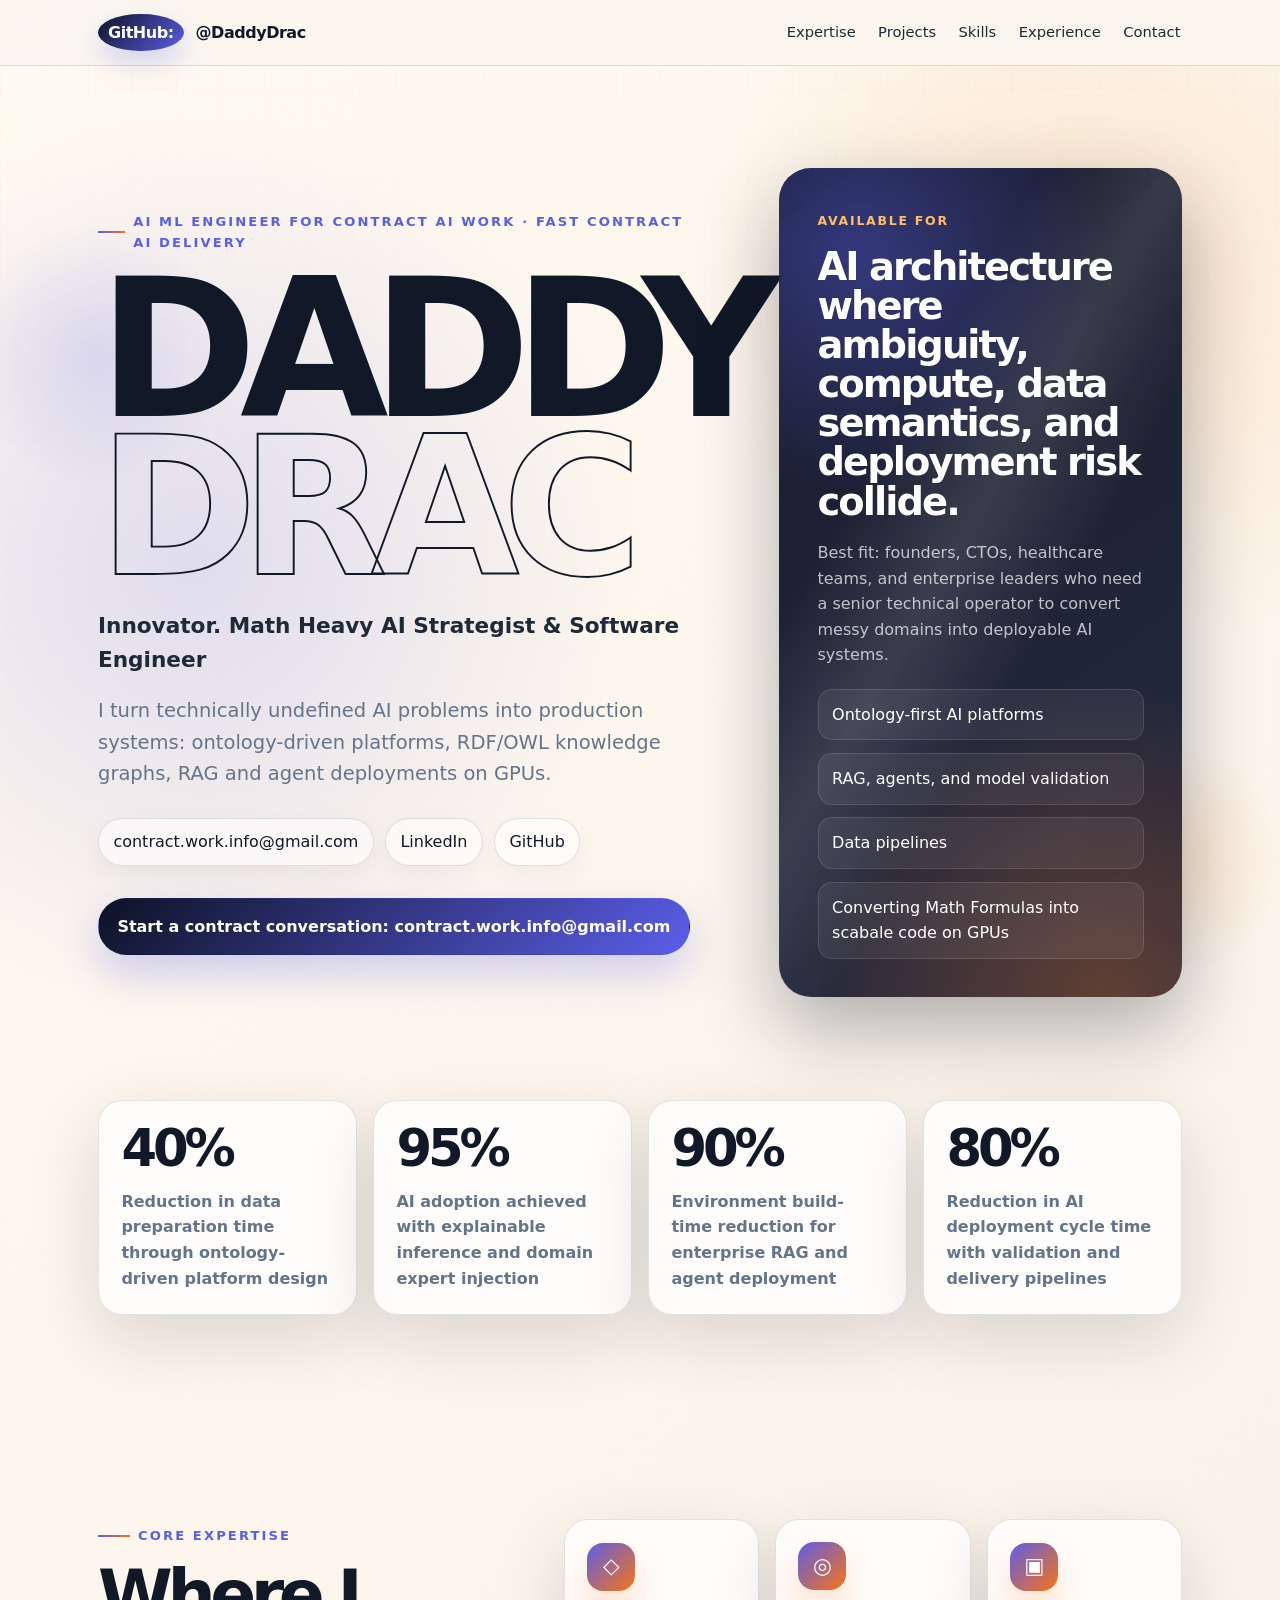
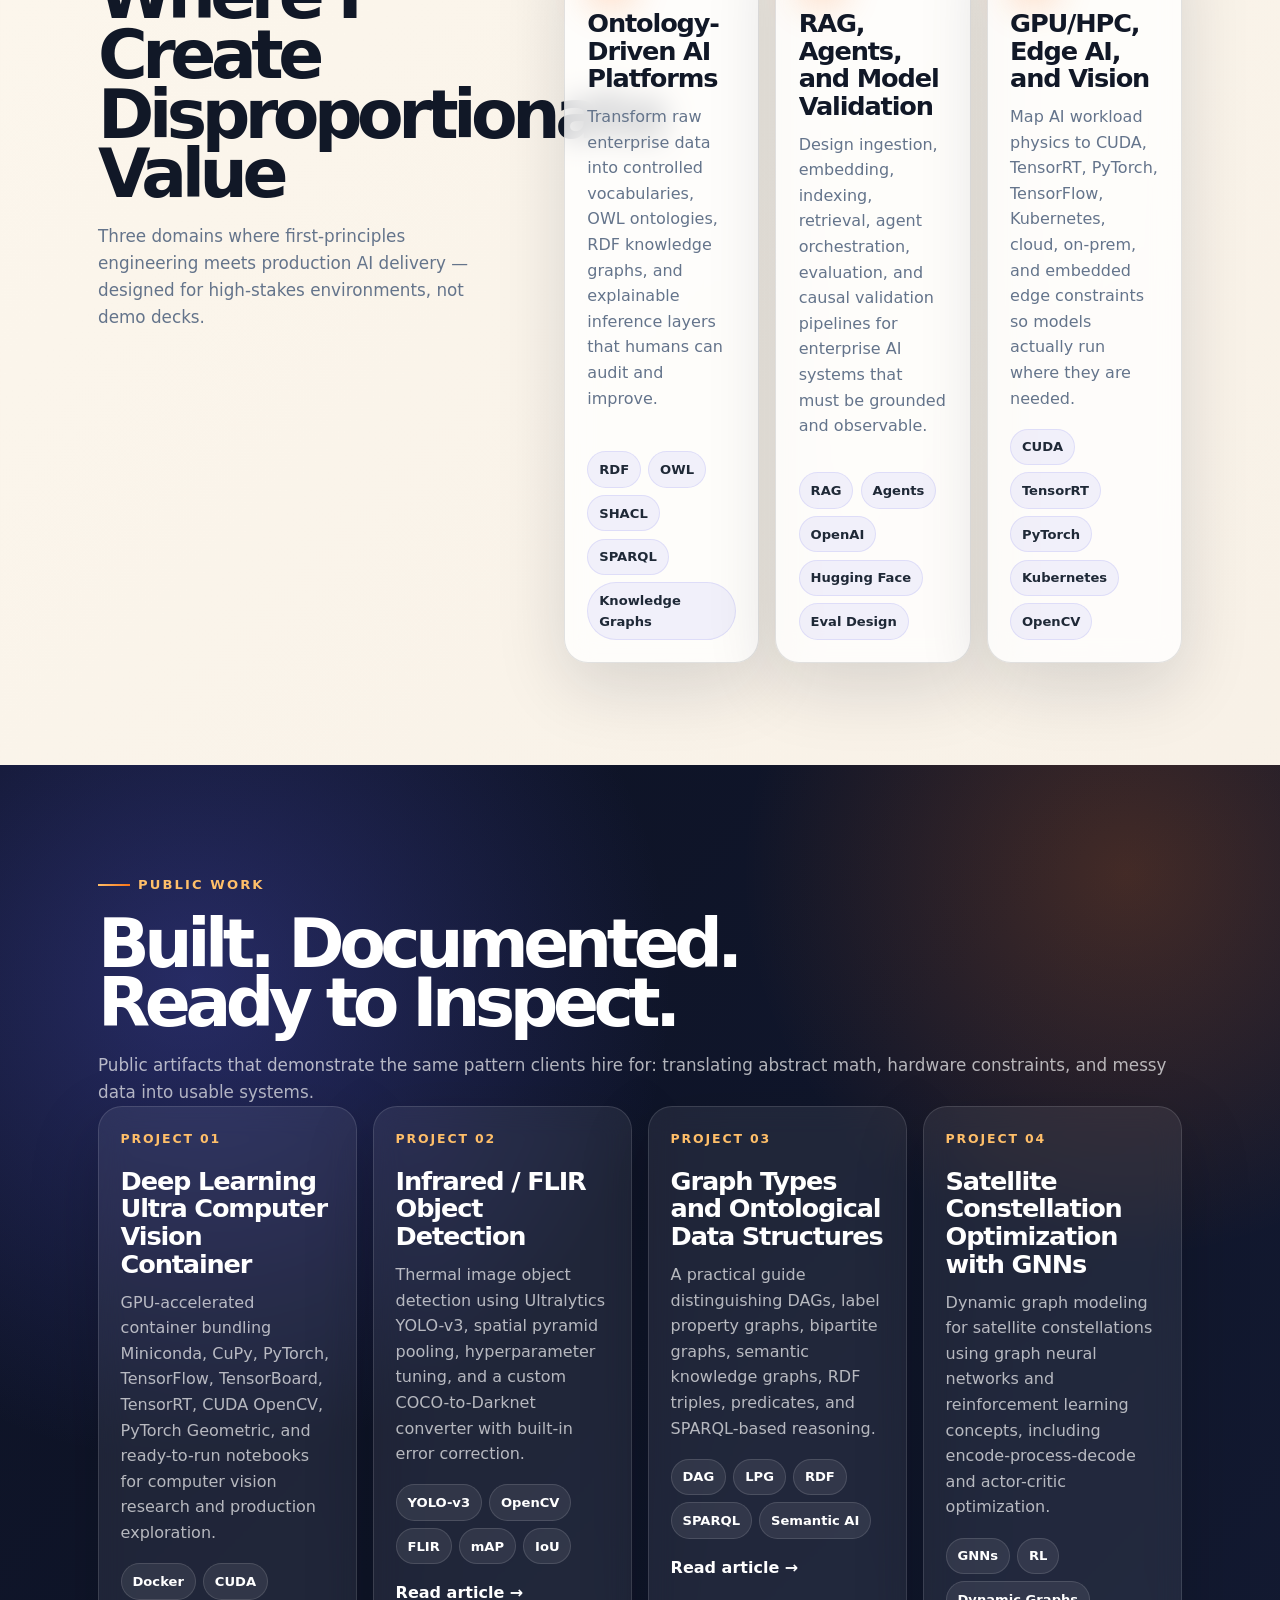
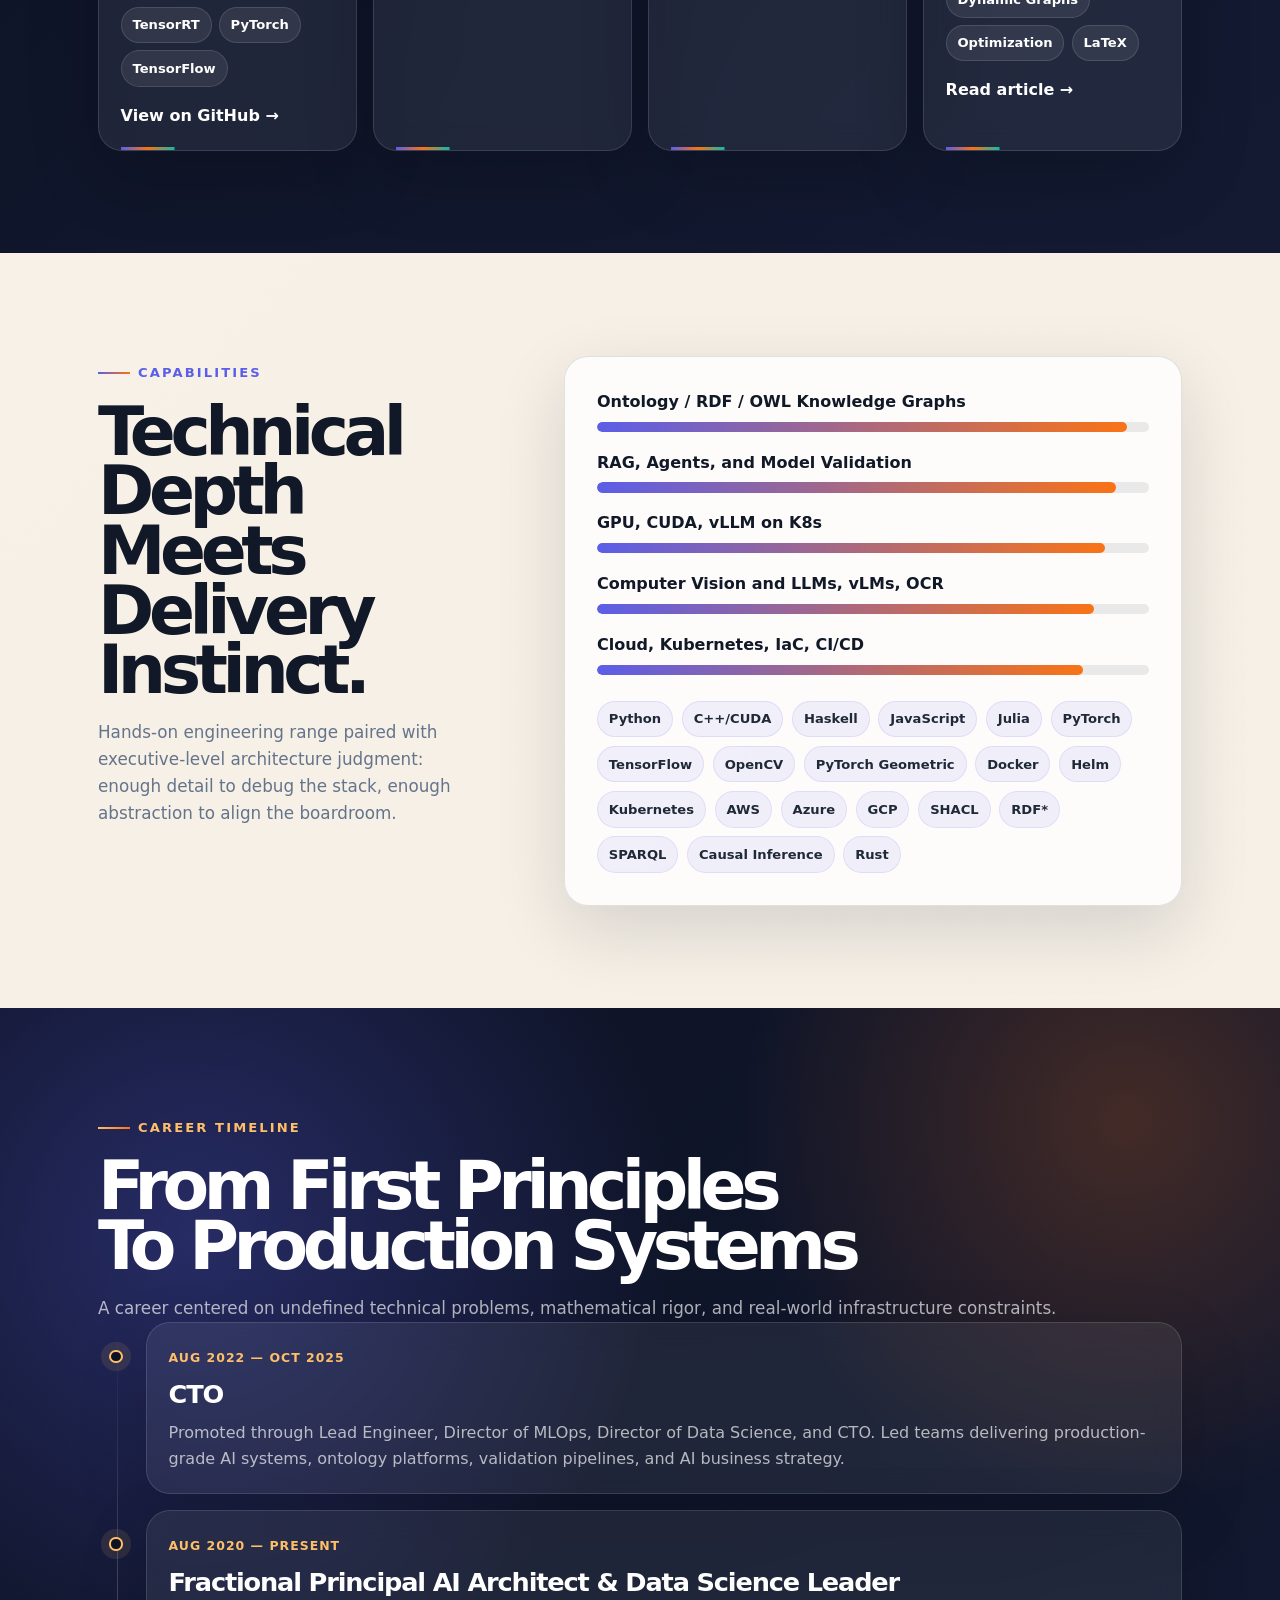
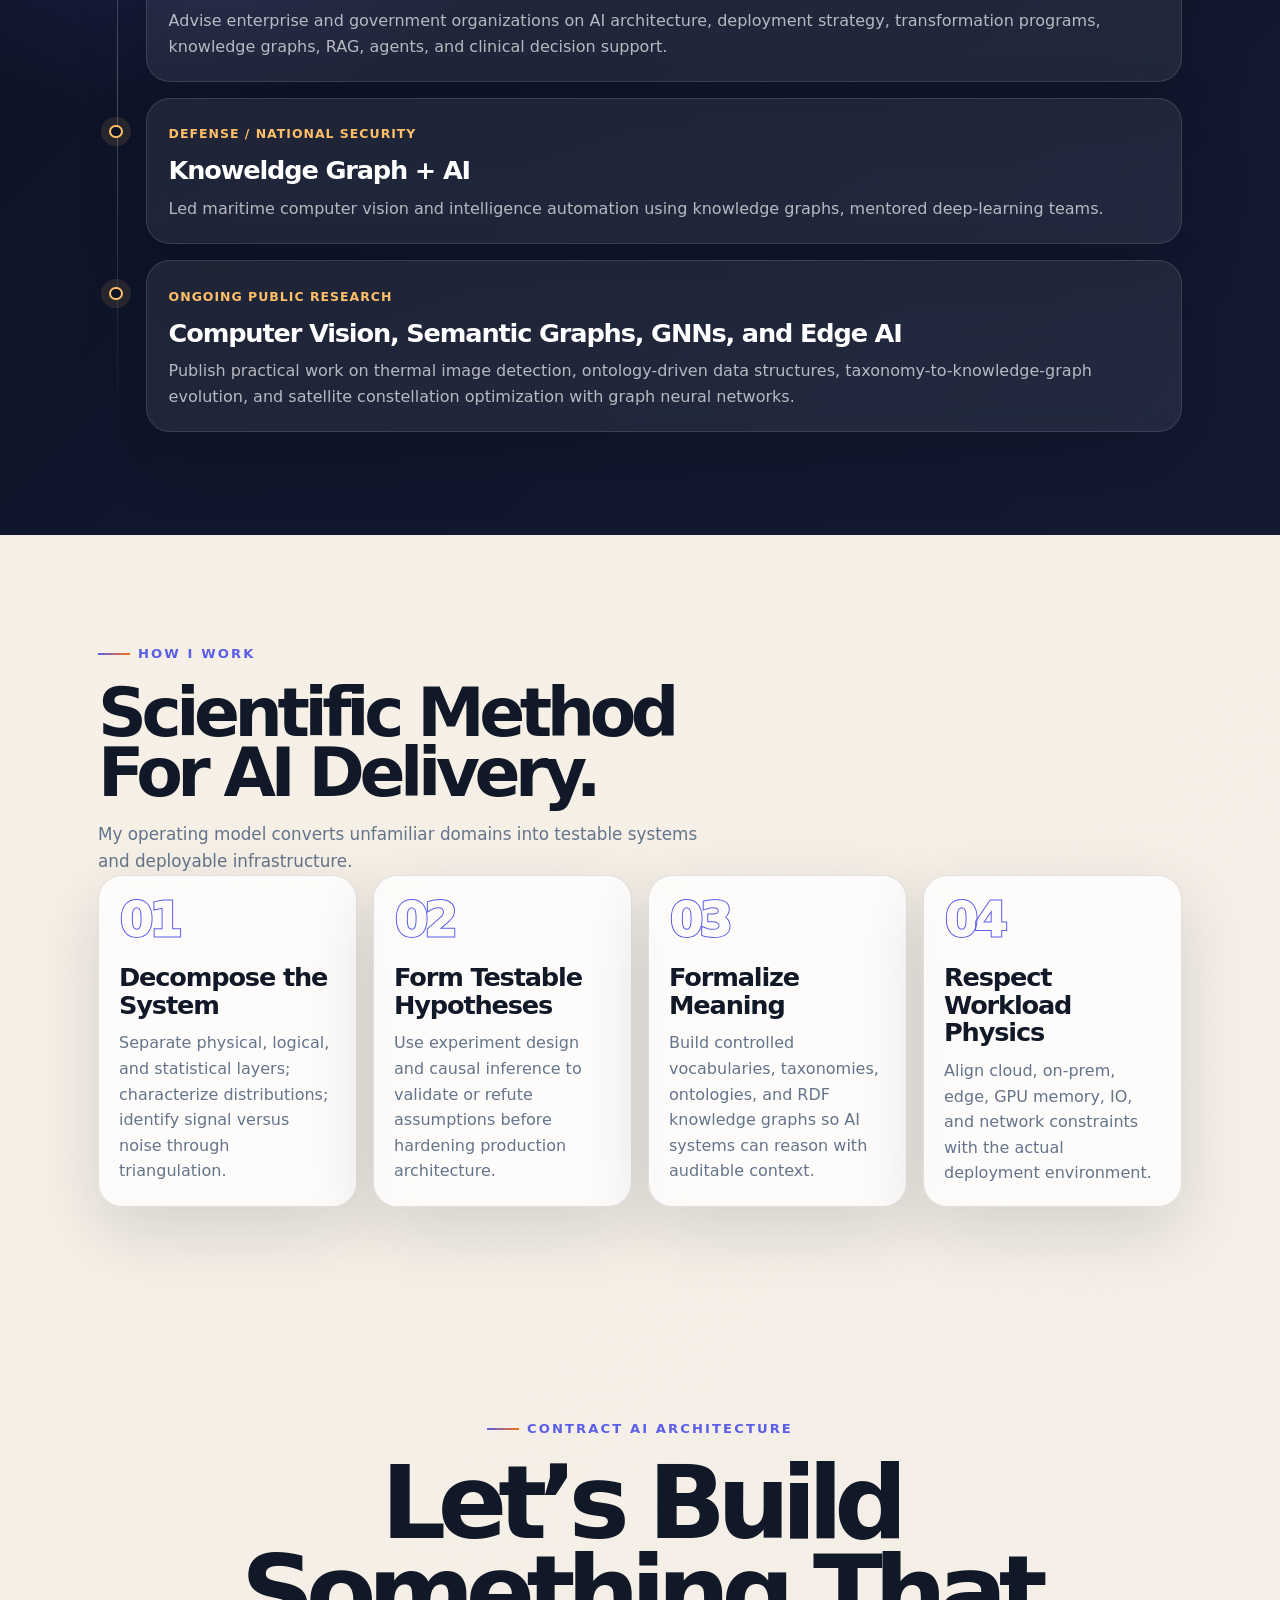
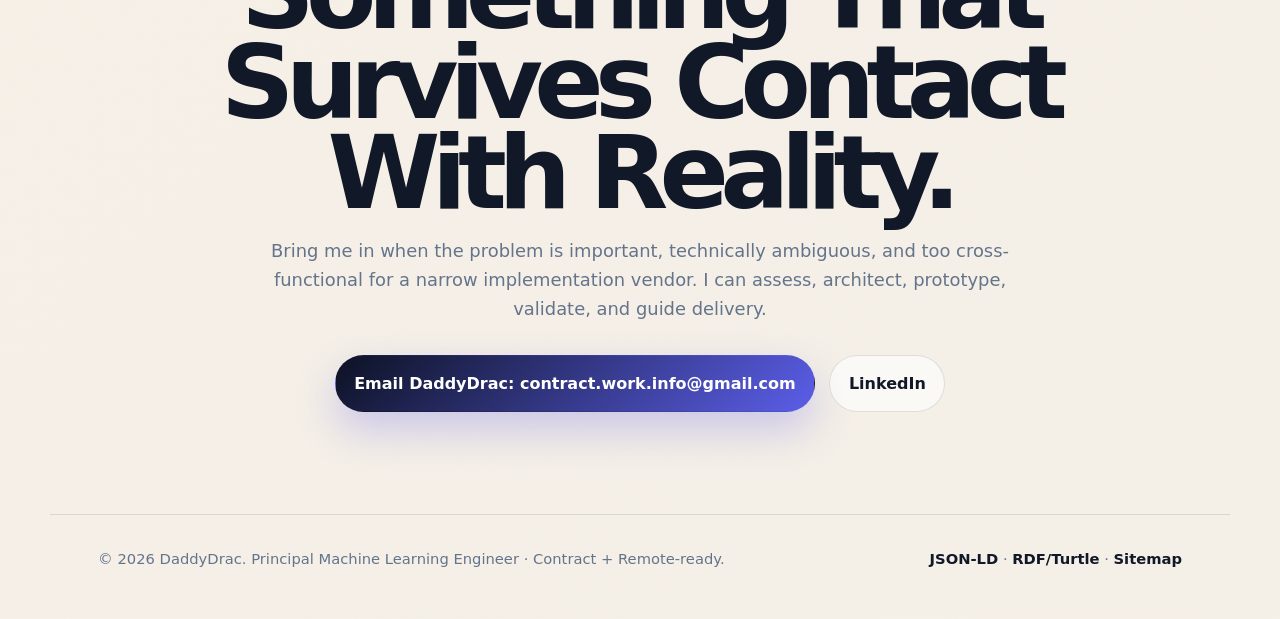
<file: index.html>
<!doctype html>
<html lang="en" prefix="schema: https://schema.org/ og: https://ogp.me/ns#">
<head>
  <meta charset="utf-8">
  <meta name="viewport" content="width=device-width, initial-scale=1">
  <title>AI ML Engineer for Contract AI Work</title>
  <meta name="description" content="Principal AI Solutions Architect available for contract AI architecture, ontology and knowledge graph systems, RAG/agent deployment, GPU/HPC infrastructure, and defense-grade computer vision.">
  <meta name="author" content="@DaddyDrac">
  <meta name="robots" content="index, follow, max-image-preview:large, max-snippet:-1, max-video-preview:-1">
  <meta name="theme-color" content="#0d1224">
  <link rel="canonical" href="https://daddydrac.github.io/">
  <link rel="stylesheet" href="assets/css/main.css">
  <link rel="icon" href="assets/img/favicon.svg" type="image/svg+xml">
  <link rel="manifest" href="site.webmanifest">
  <link rel="alternate" type="application/ld+json" href="assets/semantic/profile.jsonld">
  <link rel="alternate" type="text/turtle" href="assets/semantic/profile.ttl">

  <meta property="og:type" content="profile">
  <meta property="og:title" content="Contract AI ML Enginner and Architect">
  <meta property="og:description" content="Contract AI architecture for ontology-driven AI, RAG, agents, computer vision, GPU/HPC, and regulated enterprise deployment.">
  <meta property="og:url" content="https://daddydrac.github.io/">
  <meta property="og:image" content="https://daddydrac.github.io/assets/img/social-card.svg">
  <meta name="twitter:card" content="summary_large_image">
  <meta name="twitter:title" content="Contract AI ML Enginner and Architect">
  <meta name="twitter:description" content="Contract AI architecture for high-stakes, regulated, and hardware-constrained environments.">
  <meta name="twitter:image" content="https://daddydrac.github.io/assets/img/social-card.svg">

  <script type="application/ld+json">
  {
    "@context": "https://schema.org",
    "@graph": [
      {
        "@type": "Person",
        "@id": "https://daddydrac.github.io/#person",
        "name": "Principal AI Engineer for Contract AI Work",
        "givenName": "Principal AI Engineer for Contract AI Work",
        "familyName": "Principal AI Engineer for Contract AI Work",
        "alternateName": "Principal AI Engineer for Contract AI Work",
        "jobTitle": "Principal AI Solutions Architect",
        "description": "Principal AI Solutions Architect and fractional architect for ontology-driven AI, knowledge graphs, RAG and agent systems, GPU/HPC infrastructure, computer vision, and regulated AI deployment.",
        "url": "https://daddydrac.github.io/",
        "sameAs": [
          "https://www.linkedin.com/in/computer-vision-engineer/",
          "https://github.com/daddydrac/Deep-Learning-Ultra",
          "https://medium.com/@joehoeller"
        ],
        "knowsAbout": [
          "Artificial Intelligence", "Ontology Engineering", "RDF", "OWL", "Knowledge Graphs", "Retrieval-Augmented Generation", "AI Agents", "Computer Vision", "CUDA", "TensorRT", "HPC", "Edge AI", "MLOps", "Causal Inference", "Explainable AI", "Defense AI"
        ]
      },
      {
        "@type": "ProfessionalService",
        "@id": "https://daddydrac.github.io/#service",
        "name": "Contract ML/AI Enginner",
        "description": "Fractional principal AI architecture, AI platform design, ontology-driven data modeling, RAG and agent deployment, GPU/HPC infrastructure, and computer vision consulting.",
        "provider": { "@id": "https://daddydrac.github.io/#person" },
        "areaServed": "US",
        "serviceType": ["AI Architecture", "Knowledge Graph Consulting", "RAG Deployment", "Agent Systems", "GPU/HPC Infrastructure", "Computer Vision"],
        "url": "https://daddydrac.github.io/#contact",
        "offers": {
          "@type": "OfferCatalog",
          "name": "Contract AI Architecture Services",
          "itemListElement": [
            {"@type": "Offer", "itemOffered": {"@type": "Service", "name": "AI Architecture Assessment"}},
            {"@type": "Offer", "itemOffered": {"@type": "Service", "name": "Ontology and Knowledge Graph Design"}},
            {"@type": "Offer", "itemOffered": {"@type": "Service", "name": "RAG and Agent Deployment"}},
            {"@type": "Offer", "itemOffered": {"@type": "Service", "name": "GPU/HPC and Edge AI Systems"}}
          ]
        }
      },
      {
        "@type": "WebSite",
        "@id": "https://daddydrac.github.io/#website",
        "url": "https://daddydrac.github.io/",
        "name": "AI/ML Engineer and Architect",
        "publisher": { "@id": "https://daddydrac.github.io/#person" }
      }
    ]
  }
  </script>
</head>
<body vocab="https://schema.org/" typeof="Person" resource="https://daddydrac.github.io/#person">
  <a class="skip-link" href="#main">Skip to main content</a>

  <header class="site-header" role="banner">
    <nav class="nav-wrap" aria-label="Primary navigation">
      <a class="brand" href="#home" property="name">
        <span class="brand-mark" aria-hidden="true">GitHub: </span>
        <span>@DaddyDrac</span>
      </a>
      <input class="nav-toggle" type="checkbox" id="nav-toggle" aria-label="Toggle navigation">
      <label class="nav-trigger" for="nav-toggle" aria-hidden="true"><span></span><span></span><span></span></label>
      <ul class="nav-list">
        <li><a href="#expertise">Expertise</a></li>
        <li><a href="#projects">Projects</a></li>
        <li><a href="#skills">Skills</a></li>
        <li><a href="#experience">Experience</a></li>
        <li><a href="#contact">Contact</a></li>
      </ul>
    </nav>
  </header>

  <main id="main" role="main" typeof="WebPage" resource="https://daddydrac.github.io/#webpage">
    <section id="home" class="hero section-pad" aria-labelledby="hero-title">
      <div class="orb orb-one" aria-hidden="true"></div>
      <div class="orb orb-two" aria-hidden="true"></div>
      <div class="hero-copy reveal">
        <p class="eyebrow" property="jobTitle">AI ML Engineer for Contract AI Work · Fast Contract AI Delivery</p>
        <h1 id="hero-title" class="hero-title">
          <span>Daddy</span>
          <span>Drac</span>
        </h1>
        <p class="hero-subtitle">Innovator. Math Heavy AI Strategist &amp; Software Engineer</p>
        <p class="lede" property="description">
          I turn technically undefined AI problems into production systems: ontology-driven platforms, RDF/OWL knowledge graphs, RAG and agent deployments on GPUs.
        </p>
        <address class="contact-strip" typeof="PostalAddress" property="address">
          <a property="email" href="mailto:contract.work.info@gmail.com">contract.work.info@gmail.com</a>
          <a rel="sameAs" href="https://www.linkedin.com/in/computer-vision-engineer/">LinkedIn</a>
          <a rel="sameAs" href="https://github.com/daddydrac/Deep-Learning-Ultra">GitHub</a>
        </address>
        <div class="hero-actions">
          <a class="btn btn-primary" href="mailto:contract.work.info@gmail.com?subject=Contract%20AI%%20Inquiry">Start a contract conversation: contract.work.info@gmail.com</a>
        </div>
      </div>
      <aside class="hero-panel reveal delay-1" aria-label="Contract positioning">
        <div class="panel-kicker">Available for</div>
        <h2>AI architecture where ambiguity, compute, data semantics, and deployment risk collide.</h2>
        <p>
          Best fit: founders, CTOs, healthcare teams, and enterprise leaders who need a senior technical operator to convert messy domains into deployable AI systems.
        </p>
        <ul class="signal-list">
          <li>Ontology-first AI platforms</li>
          <li>RAG, agents, and model validation</li>
          <li>Data pipelines</li>
          <li>Converting Math Formulas into scabale code on GPUs</li>
        </ul>
      </aside>
    </section>

    <section class="proof section-pad" aria-label="Selected proof metrics">
      <article class="proof-card reveal delay-1">
        <strong>40%</strong>
        <span>Reduction in data preparation time through ontology-driven platform design</span>
      </article>
      <article class="proof-card reveal delay-2">
        <strong>95%</strong>
        <span>AI adoption achieved with explainable inference and domain expert injection</span>
      </article>
      <article class="proof-card reveal delay-3">
        <strong>90%</strong>
        <span>Environment build-time reduction for enterprise RAG and agent deployment</span>
      </article>
      <article class="proof-card reveal delay-4">
        <strong>80%</strong>
        <span>Reduction in AI deployment cycle time with validation and delivery pipelines</span>
      </article>
    </section>

    <section id="expertise" class="section-pad split-section" aria-labelledby="expertise-title">
      <div class="section-heading reveal">
        <p class="eyebrow">Core Expertise</p>
        <h2 id="expertise-title">Where I Create<br>Disproportionate Value</h2>
        <p>Three domains where first-principles engineering meets production AI delivery — designed for high-stakes environments, not demo decks.</p>
      </div>
      <div class="card-grid three">
        <article class="service-card reveal" typeof="Service" resource="#service-ontology">
          <span class="card-icon" aria-hidden="true">◇</span>
          <h3 property="name">Ontology-Driven AI Platforms</h3>
          <p property="description">Transform raw enterprise data into controlled vocabularies, OWL ontologies, RDF knowledge graphs, and explainable inference layers that humans can audit and improve.</p>
          <ul class="tag-list" aria-label="Technologies">
            <li>RDF</li><li>OWL</li><li>SHACL</li><li>SPARQL</li><li>Knowledge Graphs</li>
          </ul>
        </article>
        <article class="service-card reveal delay-1" typeof="Service" resource="#service-rag-agents">
          <span class="card-icon" aria-hidden="true">◎</span>
          <h3 property="name">RAG, Agents, and Model Validation</h3>
          <p property="description">Design ingestion, embedding, indexing, retrieval, agent orchestration, evaluation, and causal validation pipelines for enterprise AI systems that must be grounded and observable.</p>
          <ul class="tag-list" aria-label="Technologies">
            <li>RAG</li><li>Agents</li><li>OpenAI</li><li>Hugging Face</li><li>Eval Design</li>
          </ul>
        </article>
        <article class="service-card reveal delay-2" typeof="Service" resource="#service-gpu-edge">
          <span class="card-icon" aria-hidden="true">▣</span>
          <h3 property="name">GPU/HPC, Edge AI, and Vision</h3>
          <p property="description">Map AI workload physics to CUDA, TensorRT, PyTorch, TensorFlow, Kubernetes, cloud, on-prem, and embedded edge constraints so models actually run where they are needed.</p>
          <ul class="tag-list" aria-label="Technologies">
            <li>CUDA</li><li>TensorRT</li><li>PyTorch</li><li>Kubernetes</li><li>OpenCV</li>
          </ul>
        </article>
      </div>
    </section>

    <section id="projects" class="section-pad dark-band" aria-labelledby="projects-title">
      <div class="section-heading reveal">
        <p class="eyebrow">Public Work</p>
        <h2 id="projects-title">Built. Documented.<br>Ready to Inspect.</h2>
        <p>Public artifacts that demonstrate the same pattern clients hire for: translating abstract math, hardware constraints, and messy data into usable systems.</p>
      </div>
      <div class="project-grid">
        <article class="project-card reveal" typeof="CreativeWork" resource="#project-deep-learning-ultra">
          <p class="project-number">Project 01</p>
          <h3 property="name">Deep Learning Ultra Computer Vision Container</h3>
          <p property="description">GPU-accelerated container bundling Miniconda, CuPy, PyTorch, TensorFlow, TensorBoard, TensorRT, CUDA OpenCV, PyTorch Geometric, and ready-to-run notebooks for computer vision research and production exploration.</p>
          <ul class="tag-list"><li>Docker</li><li>CUDA</li><li>TensorRT</li><li>PyTorch</li><li>TensorFlow</li></ul>
          <a rel="sameAs" property="url" href="https://github.com/daddydrac/Deep-Learning-Ultra">View on GitHub →</a>
        </article>
        <article class="project-card reveal delay-1" typeof="CreativeWork" resource="#project-flir">
          <p class="project-number">Project 02</p>
          <h3 property="name">Infrared / FLIR Object Detection</h3>
          <p property="description">Thermal image object detection using Ultralytics YOLO-v3, spatial pyramid pooling, hyperparameter tuning, and a custom COCO-to-Darknet converter with built-in error correction.</p>
          <ul class="tag-list"><li>YOLO-v3</li><li>OpenCV</li><li>FLIR</li><li>mAP</li><li>IoU</li></ul>
          <a property="url" href="https://medium.com/@joehoeller/object-detection-on-thermal-images-f9526237686a">Read article →</a>
        </article>
        <article class="project-card reveal delay-2" typeof="CreativeWork" resource="#project-graphs">
          <p class="project-number">Project 03</p>
          <h3 property="name">Graph Types and Ontological Data Structures</h3>
          <p property="description">A practical guide distinguishing DAGs, label property graphs, bipartite graphs, semantic knowledge graphs, RDF triples, predicates, and SPARQL-based reasoning.</p>
          <ul class="tag-list"><li>DAG</li><li>LPG</li><li>RDF</li><li>SPARQL</li><li>Semantic AI</li></ul>
          <a property="url" href="https://medium.com/@joehoeller/understanding-graph-types-and-ontological-driven-data-structures-185eb176c3c3">Read article →</a>
        </article>
        <article class="project-card reveal delay-3" typeof="CreativeWork" resource="#project-satellite">
          <p class="project-number">Project 04</p>
          <h3 property="name">Satellite Constellation Optimization with GNNs</h3>
          <p property="description">Dynamic graph modeling for satellite constellations using graph neural networks and reinforcement learning concepts, including encode-process-decode and actor-critic optimization.</p>
          <ul class="tag-list"><li>GNNs</li><li>RL</li><li>Dynamic Graphs</li><li>Optimization</li><li>LaTeX</li></ul>
          <a property="url" href="https://medium.com/@joehoeller/optimizing-satellite-constellations-with-graph-neural-networks-6ce87d50a29f">Read article →</a>
        </article>
      </div>
    </section>

    <!-- <section id="case-studies" class="section-pad" aria-labelledby="case-title">
      <div class="section-heading reveal">
        <p class="eyebrow">Contract Outcomes</p>
        <h2 id="case-title">Production Work<br>That Shipped</h2>
        <p>Selected work across enterprise, clinical, defense, and cloud/hybrid environments. Sensitive details are kept high-level; the business outcomes are explicit.</p>
      </div>
      <div class="case-stack">
        <article class="case-card reveal" typeof="CreativeWork" resource="#case-aktiver">
          <header>
            <p>Case Study 01</p>
            <h3 property="name">Ontology-Driven AI Platform at Aktiver</h3>
            <span>CTO · Aug 2022 – Oct 2025</span>
          </header>
          <div class="case-metrics">
            <span><strong>40%</strong> less data prep</span>
            <span><strong>95%</strong> AI adoption</span>
            <span><strong>80%</strong> faster deployment cycles</span>
          </div>
          <p property="description">Designed an AI platform that transforms raw data into OWL ontologies and RDF knowledge graphs for explainable inference. Built logical and spatial inference frameworks, one-click model deployment paths, and validation pipelines.</p>
          <div class="two-col">
            <div>
              <h4>The Challenge</h4>
              <ul>
                <li>Enterprises lacked structured, interpretable AI systems that could scale across regulated environments.</li>
                <li>Domain experts needed a way to inject knowledge without breaking production delivery.</li>
              </ul>
            </div>
            <div>
              <h4>What I Did</h4>
              <ul>
                <li>Modeled domain meaning with OWL/RDF and controlled vocabularies.</li>
                <li>Implemented experiment design and causal validation to reduce false positives.</li>
                <li>Advised C-suite stakeholders on AI strategy and HPC infrastructure.</li>
              </ul>
            </div>
          </div>
        </article>

        <article class="case-card reveal" typeof="CreativeWork" resource="#case-function-health">
          <header>
            <p>Case Study 02</p>
            <h3 property="name">Clinical Decision Support for Function Health</h3>
            <span>Fractional Principal AI Architect</span>
          </header>
          <div class="case-metrics">
            <span><strong>$53M</strong> Series A context</span>
            <span><strong>Spatial</strong> logical inference</span>
            <span><strong>Clinical</strong> specialty scaling</span>
          </div>
          <p property="description">Built an automated clinical decision support system using structured ontologies, controlled vocabularies, and spatial logical inference to support interpretable clinical reasoning.</p>
          <div class="two-col">
            <div>
              <h4>The Challenge</h4>
              <ul>
                <li>Separate correlation from actionable signal in clinical data.</li>
                <li>Support generalization across specialties without opaque reasoning.</li>
              </ul>
            </div>
            <div>
              <h4>What I Did</h4>
              <ul>
                <li>Designed validation experiments for causal reasoning and generalization.</li>
                <li>Built interpretable knowledge structures for clinical decision workflows.</li>
              </ul>
            </div>
          </div>
        </article>

        <article class="case-card reveal" typeof="CreativeWork" resource="#case-avahi-defense">
          <header>
            <p>Case Study 03</p>
            <h3 property="name">Enterprise RAG, Agents, and Defense Intelligence Systems</h3>
            <span>Avahi · Modern Intel · Quiet Professionals · ADEPT AI</span>
          </header>
          <div class="case-metrics">
            <span><strong>90%</strong> faster env builds</span>
            <span><strong>70%</strong> lower overhead</span>
            <span><strong>OSINT</strong> / GEOINT / HUMINT</span>
          </div>
          <p property="description">Performed data landscape analysis, ontology-backed normalization, managed ingestion/indexing/agent deployment, and knowledge graph systems for enterprise and defense intelligence workflows.</p>
          <div class="two-col">
            <div>
              <h4>The Challenge</h4>
              <ul>
                <li>Resolve semantic ambiguity across domains and deployment environments.</li>
                <li>Support hybrid cloud/on-prem portability and high-trust intelligence workflows.</li>
              </ul>
            </div>
            <div>
              <h4>What I Did</h4>
              <ul>
                <li>Automated ingestion, embedding, indexing, and agent deployment using managed cloud services.</li>
                <li>Designed knowledge-graph automation for OSINT, PAI, HUMINT, GEOINT, and SOCMINT workflows.</li>
                <li>Helped write ethical, knowledge-traceable, verifiable AI manuals for ADEPT AI.</li>
              </ul>
            </div>
          </div>
        </article>
      </div>
    </section> -->

    <section id="skills" class="section-pad split-section" aria-labelledby="skills-title">
      <div class="section-heading reveal">
        <p class="eyebrow">Capabilities</p>
        <h2 id="skills-title">Technical Depth<br>Meets Delivery Instinct.</h2>
        <p>Hands-on engineering range paired with executive-level architecture judgment: enough detail to debug the stack, enough abstraction to align the boardroom.</p>
      </div>
      <div class="skills-panel reveal delay-1">
        <div class="skill" style="--level: 96%"><span>Ontology / RDF / OWL Knowledge Graphs</span><i></i></div>
        <div class="skill" style="--level: 94%"><span>RAG, Agents, and Model Validation</span><i></i></div>
        <div class="skill" style="--level: 92%"><span>GPU, CUDA, vLLM on K8s</span><i></i></div>
        <div class="skill" style="--level: 90%"><span>Computer Vision and LLMs, vLMs, OCR</span><i></i></div>
        <div class="skill" style="--level: 88%"><span>Cloud, Kubernetes, IaC, CI/CD</span><i></i></div>
        <div class="chip-cloud" aria-label="Detailed skills">
          <span>Python</span><span>C++/CUDA</span><span>Haskell</span><span>JavaScript</span><span>Julia</span>
          <span>PyTorch</span><span>TensorFlow</span><span>OpenCV</span><span>PyTorch Geometric</span><span>Docker</span>
          <span>Helm</span><span>Kubernetes</span><span>AWS</span><span>Azure</span><span>GCP</span>
          <span>SHACL</span><span>RDF*</span><span>SPARQL</span><span>Causal Inference</span><span>Rust</span>
      </div>
    </section>

    <section id="experience" class="section-pad dark-band" aria-labelledby="experience-title">
      <div class="section-heading reveal">
        <p class="eyebrow">Career Timeline</p>
        <h2 id="experience-title">From First Principles<br>To Production Systems</h2>
        <p>A career centered on undefined technical problems, mathematical rigor, and real-world infrastructure constraints.</p>
      </div>
      <div class="timeline" aria-label="Professional timeline">
        <article class="timeline-item reveal">
          <time datetime="2022-08">Aug 2022 — Oct 2025</time>
          <h3>CTO</h3>
          <p>Promoted through Lead Engineer, Director of MLOps, Director of Data Science, and CTO. Led teams delivering production-grade AI systems, ontology platforms, validation pipelines, and AI business strategy.</p>
        </article>
        <article class="timeline-item reveal delay-1">
          <time datetime="2020-08">Aug 2020 — Present</time>
          <h3>Fractional Principal AI Architect &amp; Data Science Leader</h3>
          <p>Advise enterprise and government organizations on AI architecture, deployment strategy, transformation programs, knowledge graphs, RAG, agents, and clinical decision support.</p>
        </article>
        <article class="timeline-item reveal delay-2">
          <time datetime="2022">Defense / National Security</time>
          <h3>Knoweldge Graph + AI</h3>
          <p>Led maritime computer vision and intelligence automation using knowledge graphs, mentored deep-learning teams.</p>
        </article>
        <article class="timeline-item reveal delay-3">
          <time datetime="2026">Ongoing Public Research</time>
          <h3>Computer Vision, Semantic Graphs, GNNs, and Edge AI</h3>
          <p>Publish practical work on thermal image detection, ontology-driven data structures, taxonomy-to-knowledge-graph evolution, and satellite constellation optimization with graph neural networks.</p>
        </article>
      </div>
    </section>

    <section class="section-pad principles" aria-labelledby="principles-title">
      <div class="section-heading reveal">
        <p class="eyebrow">How I Work</p>
        <h2 id="principles-title">Scientific Method<br>For AI Delivery.</h2>
        <p>My operating model converts unfamiliar domains into testable systems and deployable infrastructure.</p>
      </div>
      <div class="principle-grid">
        <article class="principle-card reveal"><span>01</span><h3>Decompose the System</h3><p>Separate physical, logical, and statistical layers; characterize distributions; identify signal versus noise through triangulation.</p></article>
        <article class="principle-card reveal delay-1"><span>02</span><h3>Form Testable Hypotheses</h3><p>Use experiment design and causal inference to validate or refute assumptions before hardening production architecture.</p></article>
        <article class="principle-card reveal delay-2"><span>03</span><h3>Formalize Meaning</h3><p>Build controlled vocabularies, taxonomies, ontologies, and RDF knowledge graphs so AI systems can reason with auditable context.</p></article>
        <article class="principle-card reveal delay-3"><span>04</span><h3>Respect Workload Physics</h3><p>Align cloud, on-prem, edge, GPU memory, IO, and network constraints with the actual deployment environment.</p></article>
      </div>
    </section>

    <section id="contact" class="section-pad contact-cta" aria-labelledby="contact-title" typeof="ProfessionalService" resource="https://daddydrac.github.io/#service">
      <p class="eyebrow">Contract AI Architecture</p>
      <h2 id="contact-title" property="name">Let’s Build Something That Survives Contact With Reality.</h2>
      <p property="description">Bring me in when the problem is important, technically ambiguous, and too cross-functional for a narrow implementation vendor. I can assess, architect, prototype, validate, and guide delivery.</p>
      <div class="cta-actions">
        <a class="btn btn-primary" href="mailto:contract.work.info@gmail.com?subject=Contract%20AI%20Architecture%20Inquiry">Email DaddyDrac: contract.work.info@gmail.com</a>
        <a class="btn btn-ghost" href="https://www.linkedin.com/in/computer-vision-engineer/">LinkedIn</a>
      </div>
    </section>
  </main>

  <footer class="site-footer" role="contentinfo">
    <p>© 2026 <span property="name">DaddyDrac</span>. Principal Machine Learning Engineer · Contract + Remote-ready.</p>
    <p><a href="assets/semantic/profile.jsonld">JSON-LD</a> · <a href="assets/semantic/profile.ttl">RDF/Turtle</a> · <a href="sitemap.xml">Sitemap</a></p>
  </footer>
</body>
</html>
</file>
<file: assets/css/main.css>
:root {
  color-scheme: light;
  --ink: #111827;
  --ink-2: #1f2937;
  --muted: #64748b;
  --paper: #fbf7ef;
  --paper-2: #fffaf1;
  --line: rgba(17, 24, 39, 0.12);
  --card: rgba(255, 255, 255, 0.78);
  --night: #0d1224;
  --night-2: #131a32;
  --accent: #5b5ee8;
  --accent-2: #f97316;
  --accent-3: #15b8a6;
  --gold: #ffbf69;
  --shadow: 0 24px 70px rgba(17, 24, 39, 0.14);
  --radius-xl: 32px;
  --radius-lg: 24px;
  --radius-md: 16px;
  --max: 1180px;
  --pad: clamp(1.25rem, 4vw, 3rem);
  --font: Inter, ui-sans-serif, system-ui, -apple-system, BlinkMacSystemFont, "Segoe UI", sans-serif;
  --serif: Georgia, "Times New Roman", serif;
}

*, *::before, *::after { box-sizing: border-box; }
html { scroll-behavior: smooth; }
body {
  margin: 0;
  font-family: var(--font);
  color: var(--ink);
  background:
    radial-gradient(circle at 15% 8%, rgba(91, 94, 232, 0.18), transparent 28rem),
    radial-gradient(circle at 85% 4%, rgba(249, 115, 22, 0.14), transparent 24rem),
    linear-gradient(135deg, #fffaf0 0%, #f7f0e6 48%, #f4efe7 100%);
  line-height: 1.6;
  overflow-x: hidden;
}
body::before {
  content: "";
  position: fixed;
  inset: 0;
  pointer-events: none;
  opacity: .32;
  background-image:
    linear-gradient(rgba(17, 24, 39, 0.045) 1px, transparent 1px),
    linear-gradient(90deg, rgba(17, 24, 39, 0.045) 1px, transparent 1px);
  background-size: 44px 44px;
  mask-image: linear-gradient(to bottom, #000, transparent 78%);
  z-index: -3;
}

a { color: inherit; text-decoration: none; }
a:hover { color: var(--accent); }
img, svg { display: block; max-width: 100%; }
ul { margin: 0; padding: 0; }
li { list-style: none; }
p { margin: 0; }
address { font-style: normal; }
:target { scroll-margin-top: 6rem; }

.skip-link {
  position: absolute;
  left: 1rem;
  top: 1rem;
  z-index: 1000;
  transform: translateY(-150%);
  background: var(--night);
  color: white;
  padding: .8rem 1rem;
  border-radius: 999px;
  transition: transform .25s ease;
}
.skip-link:focus { transform: translateY(0); }

.site-header {
  position: sticky;
  top: 0;
  z-index: 100;
  backdrop-filter: blur(20px);
  background: rgba(251, 247, 239, .82);
  border-bottom: 1px solid var(--line);
}
.nav-wrap {
  max-width: var(--max);
  margin: 0 auto;
  padding: .85rem var(--pad);
  display: flex;
  align-items: center;
  justify-content: space-between;
  gap: 1rem;
}
.brand {
  display: inline-flex;
  align-items: center;
  gap: .75rem;
  font-weight: 800;
  letter-spacing: -.03em;
}
.brand-mark {
  display: grid;
  place-items: center;
  width: 5.35rem;
  height: 2.35rem;
  color: #fff;
  background: linear-gradient(135deg, var(--night), var(--accent));
  border-radius: 50%;
  box-shadow: 0 12px 28px rgba(91, 94, 232, .25);
}
.nav-list {
  display: flex;
  align-items: center;
  gap: clamp(.5rem, 1.5vw, 1.2rem);
  font-size: .92rem;
  color: var(--ink-2);
}
.nav-list a {
  position: relative;
  padding: .45rem .1rem;
}
.nav-list a::after {
  content: "";
  position: absolute;
  left: 0;
  bottom: .15rem;
  width: 0;
  height: 2px;
  background: linear-gradient(90deg, var(--accent), var(--accent-2));
  transition: width .24s ease;
}
.nav-list a:hover::after { width: 100%; }
.nav-toggle, .nav-trigger { display: none; }

.section-pad {
  max-width: var(--max);
  margin: 0 auto;
  padding: clamp(4rem, 8vw, 7rem) var(--pad);
}
.hero {
  position: relative;
  min-height: calc(100vh - 68px);
  display: grid;
  grid-template-columns: minmax(0, 1.2fr) minmax(300px, .8fr);
  gap: clamp(2rem, 6vw, 5rem);
  align-items: center;
}
.orb {
  position: absolute;
  border-radius: 999px;
  filter: blur(4px);
  opacity: .45;
  z-index: -1;
  animation: float 9s ease-in-out infinite;
}
.orb-one {
  width: 18rem;
  height: 18rem;
  left: -6rem;
  top: 9rem;
  background: radial-gradient(circle, rgba(91, 94, 232, .32), transparent 65%);
}
.orb-two {
  width: 16rem;
  height: 16rem;
  right: -4rem;
  bottom: 7rem;
  background: radial-gradient(circle, rgba(249, 115, 22, .3), transparent 65%);
  animation-delay: -3s;
}
.eyebrow {
  display: inline-flex;
  align-items: center;
  gap: .5rem;
  margin-bottom: 1.15rem;
  color: var(--accent);
  font-weight: 800;
  font-size: .82rem;
  letter-spacing: .16em;
  text-transform: uppercase;
}
.eyebrow::before {
  content: "";
  width: 2rem;
  height: 2px;
  background: linear-gradient(90deg, var(--accent), var(--accent-2));
}
.hero-title {
  margin: 0;
  line-height: .82;
  letter-spacing: -.09em;
  font-size: clamp(5rem, 15vw, 12.5rem);
  text-transform: uppercase;
}
.hero-title span {
  display: block;
  transform-origin: left center;
  animation: titleIn .8s cubic-bezier(.2, .8, .2, 1) both;
}
.hero-title span:nth-child(2) {
  color: transparent;
  -webkit-text-stroke: clamp(1px, .15vw, 2px) var(--ink);
  text-stroke: clamp(1px, .15vw, 2px) var(--ink);
  animation-delay: .12s;
}
.hero-subtitle {
  margin-top: 1.4rem;
  font-size: clamp(1rem, 2vw, 1.35rem);
  font-weight: 800;
  color: var(--ink-2);
}
.lede {
  margin-top: 1.1rem;
  max-width: 62ch;
  color: var(--muted);
  font-size: clamp(1.05rem, 1.6vw, 1.22rem);
}
.contact-strip {
  margin-top: 1.8rem;
  display: flex;
  flex-wrap: wrap;
  gap: .7rem;
}
.contact-strip a, .contact-strip span {
  border: 1px solid var(--line);
  background: rgba(255,255,255,.56);
  border-radius: 999px;
  padding: .65rem .9rem;
  box-shadow: 0 10px 30px rgba(17, 24, 39, .05);
}
.hero-actions, .cta-actions {
  margin-top: 2rem;
  display: flex;
  flex-wrap: wrap;
  gap: .9rem;
}
.btn {
  display: inline-flex;
  align-items: center;
  justify-content: center;
  min-height: 3.1rem;
  padding: .9rem 1.15rem;
  border-radius: 999px;
  font-weight: 800;
  border: 1px solid transparent;
  transition: transform .2s ease, box-shadow .2s ease, color .2s ease, background .2s ease;
}
.btn:hover { transform: translateY(-2px); }
.btn-primary {
  color: #fff;
  background: linear-gradient(135deg, var(--night), var(--accent));
  box-shadow: 0 18px 42px rgba(91, 94, 232, .28);
}
.btn-primary:hover { color: #fff; box-shadow: 0 24px 55px rgba(91, 94, 232, .36); }
.btn-ghost {
  color: var(--ink);
  background: rgba(255, 255, 255, .6);
  border-color: var(--line);
}
.btn-ghost:hover { background: white; }
.hero-panel {
  position: relative;
  padding: clamp(1.5rem, 3vw, 2.4rem);
  border-radius: var(--radius-xl);
  background: linear-gradient(145deg, rgba(13,18,36,.96), rgba(19,26,50,.92));
  color: #fff;
  box-shadow: 0 32px 80px rgba(13, 18, 36, .32);
  overflow: hidden;
  animation: panelFloat 7s ease-in-out infinite;
}
.hero-panel::before {
  content: "";
  position: absolute;
  inset: 0;
  background:
    linear-gradient(120deg, transparent 0 30%, rgba(255,255,255,.12) 45%, transparent 60% 100%),
    radial-gradient(circle at 20% 10%, rgba(91,94,232,.42), transparent 30%),
    radial-gradient(circle at 80% 100%, rgba(249,115,22,.28), transparent 35%);
  animation: sheen 5s linear infinite;
}
.hero-panel > * { position: relative; }
.panel-kicker {
  display: inline-block;
  margin-bottom: 1rem;
  color: var(--gold);
  text-transform: uppercase;
  letter-spacing: .14em;
  font-size: .78rem;
  font-weight: 900;
}
.hero-panel h2 {
  margin: 0;
  font-size: clamp(1.7rem, 3vw, 2.6rem);
  line-height: 1.02;
  letter-spacing: -.05em;
}
.hero-panel p {
  margin-top: 1.2rem;
  color: rgba(255,255,255,.72);
}
.signal-list {
  margin-top: 1.3rem;
  display: grid;
  gap: .8rem;
}
.signal-list li {
  padding: .75rem .85rem;
  border: 1px solid rgba(255,255,255,.12);
  border-radius: 14px;
  background: rgba(255,255,255,.06);
}

.proof {
  padding-top: 0;
  display: grid;
  grid-template-columns: repeat(4, 1fr);
  gap: 1rem;
}
.proof-card {
  min-height: 12rem;
  padding: 1.4rem;
  background: var(--card);
  border: 1px solid var(--line);
  border-radius: var(--radius-lg);
  box-shadow: var(--shadow);
  backdrop-filter: blur(16px);
  transition: transform .24s ease, border-color .24s ease;
}
.proof-card:hover { transform: translateY(-6px); border-color: rgba(91,94,232,.4); }
.proof-card strong {
  display: block;
  font-size: clamp(2.3rem, 4vw, 4rem);
  line-height: 1;
  letter-spacing: -.08em;
  color: var(--ink);
}
.proof-card span {
  display: block;
  margin-top: .9rem;
  color: var(--muted);
  font-weight: 650;
}

.split-section {
  display: grid;
  grid-template-columns: minmax(250px, .85fr) minmax(0, 1.35fr);
  gap: clamp(2rem, 6vw, 5rem);
  align-items: start;
}
.section-heading { max-width: 38rem; }
.section-heading h2 {
  margin: 0;
  font-size: clamp(2.7rem, 5.3vw, 6.8rem);
  line-height: .88;
  letter-spacing: -.08em;
}
.section-heading p:not(.eyebrow) {
  margin-top: 1.2rem;
  color: var(--muted);
  font-size: 1.05rem;
}
.card-grid.three {
  display: grid;
  grid-template-columns: repeat(3, minmax(0, 1fr));
  gap: 1rem;
}
.service-card, .project-card, .case-card, .principle-card, .timeline-item, .skills-panel {
  background: var(--card);
  border: 1px solid var(--line);
  border-radius: var(--radius-lg);
  box-shadow: var(--shadow);
  backdrop-filter: blur(14px);
}
.service-card {
  padding: 1.4rem;
  min-height: 25rem;
  display: flex;
  flex-direction: column;
  transition: transform .24s ease, border-color .24s ease, background .24s ease;
}
.service-card:hover { transform: translateY(-8px); border-color: rgba(91,94,232,.35); background: rgba(255,255,255,.92); }
.card-icon {
  display: grid;
  place-items: center;
  width: 3rem;
  height: 3rem;
  border-radius: 16px;
  color: #fff;
  background: linear-gradient(135deg, var(--accent), var(--accent-2));
  font-size: 1.35rem;
  box-shadow: 0 18px 35px rgba(249,115,22,.22);
}
.service-card h3, .project-card h3, .case-card h3, .principle-card h3, .timeline-item h3 {
  margin: 1.2rem 0 .7rem;
  line-height: 1.08;
  letter-spacing: -.045em;
  font-size: clamp(1.25rem, 2vw, 1.65rem);
}
.service-card p, .project-card p, .case-card p, .principle-card p, .timeline-item p { color: var(--muted); }
.tag-list {
  display: flex;
  flex-wrap: wrap;
  gap: .45rem;
  margin-top: auto;
  padding-top: 1.1rem;
}
.tag-list li, .chip-cloud span {
  display: inline-flex;
  align-items: center;
  border-radius: 999px;
  padding: .42rem .68rem;
  color: var(--ink-2);
  background: rgba(91,94,232,.08);
  border: 1px solid rgba(91,94,232,.13);
  font-size: .82rem;
  font-weight: 750;
}

.dark-band {
  max-width: none;
  color: #fff;
  background:
    radial-gradient(circle at 15% 20%, rgba(91,94,232,.32), transparent 30rem),
    radial-gradient(circle at 88% 10%, rgba(249,115,22,.22), transparent 24rem),
    linear-gradient(135deg, var(--night), var(--night-2));
}
.dark-band > .section-heading,
.dark-band > .project-grid,
.dark-band > .timeline { max-width: var(--max); margin-left: auto; margin-right: auto; }
.dark-band .section-heading { padding-left: var(--pad); padding-right: var(--pad); }
.dark-band .section-heading p:not(.eyebrow), .dark-band .project-card p, .dark-band .timeline-item p { color: rgba(255,255,255,.68); }
.dark-band .eyebrow { color: var(--gold); }
.dark-band .eyebrow::before { background: linear-gradient(90deg, var(--gold), var(--accent-2)); }
.project-grid {
  padding: 0 var(--pad);
  display: grid;
  grid-template-columns: repeat(4, minmax(0, 1fr));
  gap: 1rem;
}
.project-card {
  position: relative;
  min-height: 28rem;
  padding: 1.35rem;
  color: #fff;
  background: rgba(255,255,255,.07);
  border-color: rgba(255,255,255,.12);
  box-shadow: 0 24px 70px rgba(0,0,0,.2);
  overflow: hidden;
}
.project-card::after {
  content: "";
  position: absolute;
  inset: auto 1.35rem 0;
  height: 3px;
  background: linear-gradient(90deg, var(--accent), var(--accent-2), var(--accent-3));
  transform: scaleX(.25);
  transform-origin: left;
  transition: transform .3s ease;
}
.project-card:hover::after { transform: scaleX(1); }
.project-number {
  color: var(--gold) !important;
  font-size: .78rem;
  letter-spacing: .15em;
  text-transform: uppercase;
  font-weight: 900;
}
.project-card a {
  display: inline-flex;
  margin-top: 1rem;
  color: #fff;
  font-weight: 850;
}
.project-card .tag-list li { color: #fff; background: rgba(255,255,255,.08); border-color: rgba(255,255,255,.12); }

.case-stack {
  display: grid;
  gap: 1.2rem;
}
.case-card {
  padding: clamp(1.3rem, 3vw, 2rem);
}
.case-card header {
  display: grid;
  grid-template-columns: 160px 1fr auto;
  gap: 1rem;
  align-items: baseline;
  border-bottom: 1px solid var(--line);
  padding-bottom: 1rem;
  margin-bottom: 1rem;
}
.case-card header p {
  color: var(--accent);
  font-size: .8rem;
  text-transform: uppercase;
  letter-spacing: .14em;
  font-weight: 900;
}
.case-card header h3 { margin: 0; }
.case-card header span { color: var(--muted); font-weight: 700; text-align: right; }
.case-metrics {
  display: grid;
  grid-template-columns: repeat(3, 1fr);
  gap: .8rem;
  margin: 1rem 0;
}
.case-metrics span {
  display: block;
  padding: .95rem;
  border-radius: var(--radius-md);
  background: rgba(91,94,232,.08);
  color: var(--muted);
  font-weight: 750;
}
.case-metrics strong { display: block; color: var(--ink); font-size: 1.7rem; line-height: 1; letter-spacing: -.05em; }
.two-col {
  display: grid;
  grid-template-columns: 1fr 1fr;
  gap: 1rem;
  margin-top: 1.2rem;
}
.two-col h4 { margin: 0 0 .6rem; }
.two-col ul {
  display: grid;
  gap: .55rem;
}
.two-col li {
  position: relative;
  padding-left: 1.1rem;
  color: var(--muted);
}
.two-col li::before {
  content: "";
  position: absolute;
  left: 0;
  top: .72rem;
  width: .38rem;
  height: .38rem;
  border-radius: 50%;
  background: var(--accent-2);
}

.skills-panel {
  padding: clamp(1.3rem, 3vw, 2rem);
}
.skill {
  margin-bottom: 1.1rem;
}
.skill span {
  display: flex;
  justify-content: space-between;
  gap: 1rem;
  font-weight: 850;
}
.skill span::after { content: var(--level); color: var(--muted); }
.skill i {
  position: relative;
  display: block;
  height: .65rem;
  margin-top: .45rem;
  border-radius: 999px;
  background: rgba(17,24,39,.08);
  overflow: hidden;
}
.skill i::before {
  content: "";
  position: absolute;
  inset: 0 auto 0 0;
  width: var(--level);
  border-radius: inherit;
  background: linear-gradient(90deg, var(--accent), var(--accent-2));
  animation: growBar 1.2s cubic-bezier(.2,.8,.2,1) both;
}
.chip-cloud {
  display: flex;
  flex-wrap: wrap;
  gap: .55rem;
  margin-top: 1.6rem;
}
.timeline {
  position: relative;
  display: grid;
  gap: 1rem;
  padding: 0 var(--pad);
}
.timeline::before {
  content: "";
  position: absolute;
  left: calc(var(--pad) + 1.2rem);
  top: 0;
  bottom: 0;
  width: 1px;
  background: linear-gradient(to bottom, transparent, rgba(255,255,255,.25), transparent);
}
.timeline-item {
  position: relative;
  margin-left: 3rem;
  padding: 1.35rem;
  color: #fff;
  background: rgba(255,255,255,.07);
  border-color: rgba(255,255,255,.12);
  box-shadow: 0 24px 70px rgba(0,0,0,.16);
}
.timeline-item::before {
  content: "";
  position: absolute;
  left: -2.35rem;
  top: 1.65rem;
  width: .82rem;
  height: .82rem;
  border: 2px solid var(--gold);
  border-radius: 50%;
  background: var(--night);
  box-shadow: 0 0 0 8px rgba(255,191,105,.1);
}
.timeline-item time {
  color: var(--gold);
  font-weight: 900;
  letter-spacing: .08em;
  text-transform: uppercase;
  font-size: .78rem;
}
.timeline-item h3 { margin-top: .7rem; }
.principle-grid {
  display: grid;
  grid-template-columns: repeat(4, 1fr);
  gap: 1rem;
}
.principle-card {
  padding: 1.25rem;
  min-height: 18rem;
  transition: transform .24s ease, border-color .24s ease;
}
.principle-card:hover { transform: translateY(-6px); border-color: rgba(249,115,22,.35); }
.principle-card span {
  display: inline-flex;
  color: transparent;
  -webkit-text-stroke: 1px var(--accent);
  text-stroke: 1px var(--accent);
  font-size: 3rem;
  line-height: 1;
  font-weight: 950;
  letter-spacing: -.08em;
}
.contact-cta {
  text-align: center;
}
.contact-cta h2 {
  max-width: 900px;
  margin: 0 auto;
  font-size: clamp(3rem, 8vw, 7.4rem);
  line-height: .88;
  letter-spacing: -.085em;
}
.contact-cta p:not(.eyebrow) {
  max-width: 760px;
  margin: 1.2rem auto 0;
  color: var(--muted);
  font-size: 1.12rem;
}
.cta-actions { justify-content: center; }
.site-footer {
  max-width: var(--max);
  margin: 0 auto;
  padding: 2rem var(--pad) 3rem;
  display: flex;
  justify-content: space-between;
  gap: 1rem;
  border-top: 1px solid var(--line);
  color: var(--muted);
  font-size: .92rem;
}
.site-footer a { font-weight: 800; color: var(--ink); }

.reveal {
  animation: fadeUp .8s cubic-bezier(.2,.8,.2,1) both;
}
.delay-1 { animation-delay: .12s; }
.delay-2 { animation-delay: .24s; }
.delay-3 { animation-delay: .36s; }
.delay-4 { animation-delay: .48s; }

@keyframes fadeUp {
  from { opacity: 0; transform: translate3d(0, 22px, 0); }
  to { opacity: 1; transform: translate3d(0, 0, 0); }
}
@keyframes titleIn {
  from { opacity: 0; transform: translateX(-.18em) scaleX(.92); filter: blur(10px); }
  to { opacity: 1; transform: translateX(0) scaleX(1); filter: blur(0); }
}
@keyframes panelFloat {
  0%, 100% { transform: translateY(0) rotate(-.2deg); }
  50% { transform: translateY(-12px) rotate(.2deg); }
}
@keyframes float {
  0%, 100% { transform: translate3d(0,0,0) scale(1); }
  50% { transform: translate3d(20px,-18px,0) scale(1.06); }
}
@keyframes sheen {
  from { background-position: -160% 0, 0 0, 0 0; }
  to { background-position: 160% 0, 0 0, 0 0; }
}
@keyframes growBar {
  from { width: 0; }
  to { width: var(--level); }
}

@media (max-width: 1100px) {
  .hero, .split-section { grid-template-columns: 1fr; }
  .proof, .project-grid, .principle-grid { grid-template-columns: repeat(2, 1fr); }
  .card-grid.three { grid-template-columns: 1fr; }
  .service-card { min-height: auto; }
  .case-card header { grid-template-columns: 1fr; }
  .case-card header span { text-align: left; }
}
@media (max-width: 760px) {
  .nav-trigger {
    display: grid;
    gap: 5px;
    width: 2.5rem;
    height: 2.5rem;
    place-content: center;
    border: 1px solid var(--line);
    border-radius: 50%;
    background: rgba(255,255,255,.7);
    cursor: pointer;
  }
  .nav-trigger span {
    display: block;
    width: 1.05rem;
    height: 2px;
    border-radius: 999px;
    background: var(--ink);
  }
  .nav-list {
    position: absolute;
    left: var(--pad);
    right: var(--pad);
    top: calc(100% + .6rem);
    display: grid;
    gap: .25rem;
    padding: 1rem;
    border: 1px solid var(--line);
    border-radius: 20px;
    background: rgba(255,250,241,.96);
    box-shadow: var(--shadow);
    transform: translateY(-8px);
    opacity: 0;
    pointer-events: none;
    transition: opacity .2s ease, transform .2s ease;
  }
  .nav-toggle:checked ~ .nav-list {
    opacity: 1;
    transform: translateY(0);
    pointer-events: auto;
  }
  .nav-list a { display: block; padding: .7rem; }
  .hero { padding-top: 3rem; min-height: auto; }
  .proof, .project-grid, .principle-grid, .case-metrics, .two-col { grid-template-columns: 1fr; }
  .hero-title { font-size: clamp(4.3rem, 22vw, 7rem); }
  .contact-strip a, .contact-strip span { width: 100%; }
  .site-footer { flex-direction: column; }
}
@media (prefers-reduced-motion: reduce) {
  *, *::before, *::after {
    animation-duration: .001ms !important;
    animation-iteration-count: 1 !important;
    scroll-behavior: auto !important;
    transition-duration: .001ms !important;
  }
}
</file>
